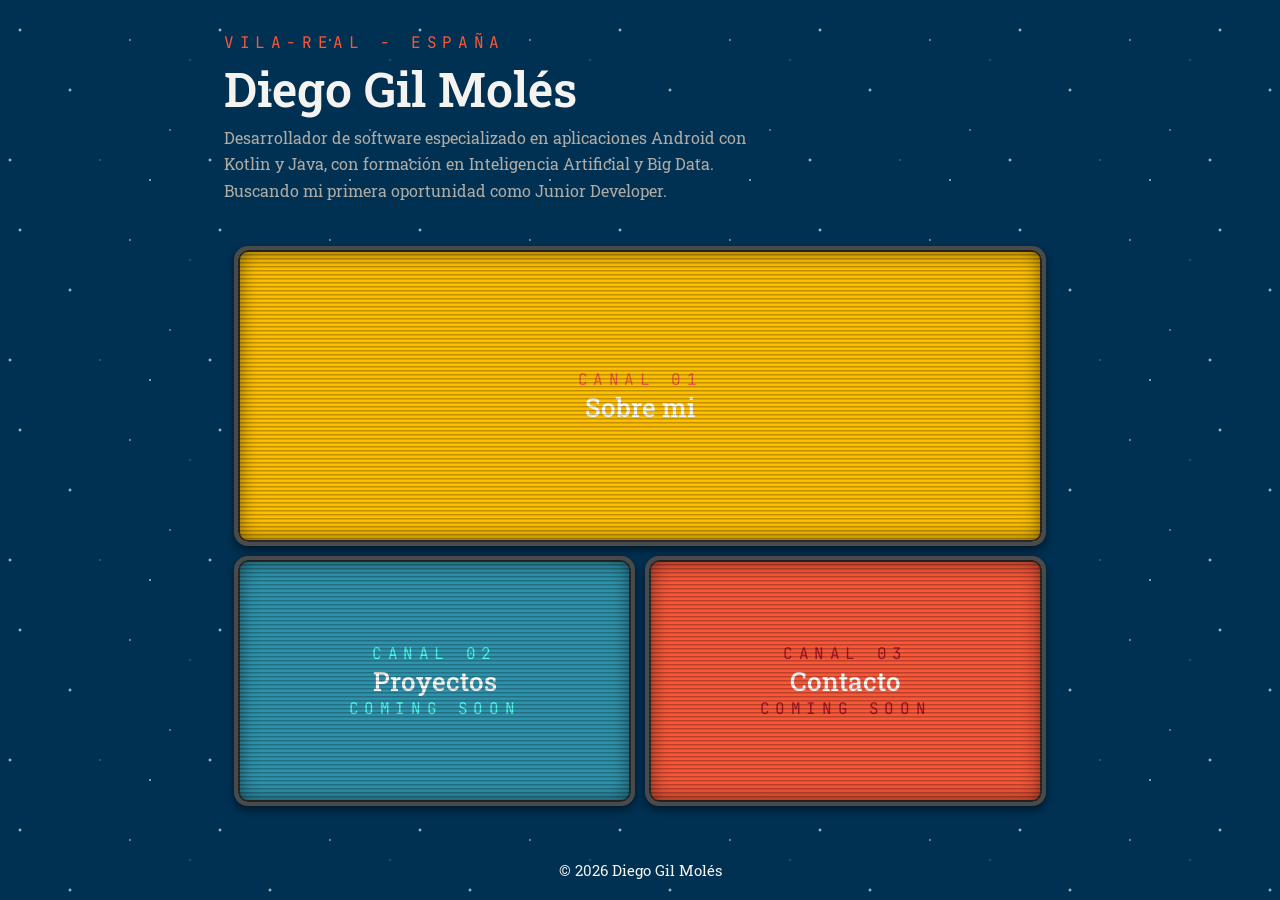
<file: index.html>
<!DOCTYPE html>
<html lang="es">

<head>
    <meta charset="UTF-8">
    <meta name="viewport" content="width=device-width, initial-scale=1.0">
    <title>Diego Gil Molés — Desarrollador Android &amp; Backend</title>
    <meta name="description"
        content="Portfolio de Diego Gil Molés, desarrollador de software de Vila-real especializado en Android con Kotlin, Java, IA y Big Data." />
    <link rel="stylesheet" href="style.css">
    <link rel="preconnect" href="https://fonts.googleapis.com">
    <link rel="preconnect" href="https://fonts.gstatic.com" crossorigin>
    <link
        href="https://fonts.googleapis.com/css2?family=JetBrains+Mono:wght@600&family=Roboto+Slab:wght@700&display=swap"
        rel="stylesheet">
</head>

<body>
    <div class="page">
        <!-- Header -->
        <header class="site-header">
            <div class="header-text">
                <p class="location">Vila-real - España</p>
                <h1>Diego Gil Molés</h1>
                <p class="subtitle">
                    Desarrollador de software especializado en aplicaciones Android con Kotlin y Java, con formación en Inteligencia Artificial y Big Data.
                    Buscando mi primera oportunidad como Junior Developer.
                </p>
            </div>
        </header>

        <!-- Main content -->
        <main class="content">
            <a href="about.html" class="btn btn-primary btn-yellow">
                <p class="location">Canal 01</p>
                <span class="btn-title">Sobre mi</span>
            </a>

            <div class="btn-row">
                <a href="projects.html" class="btn btn-blue">
                    <p class="location">Canal 02</p>
                    <span class="btn-title">Proyectos</span>
                    <p class="location">COMING SOON</p>
                </a>
                <a href="#contact" class="btn btn-red">
                    <p class="location">Canal 03</p>
                    <span class="btn-title">Contacto</span>
                    <p class="location">COMING SOON</p>
                </a>
            </div>

            <!-- Placeholder sections so the links have somewhere to go -->
            <section id="contact" class="page-section"></section>
        </main>

        <!-- Footer -->
        <footer class="footer">
            © <span id="year"></span> Diego Gil Molés
        </footer>

    </div>

    <script src="script.js"></script>
</body>

</html>
</file>
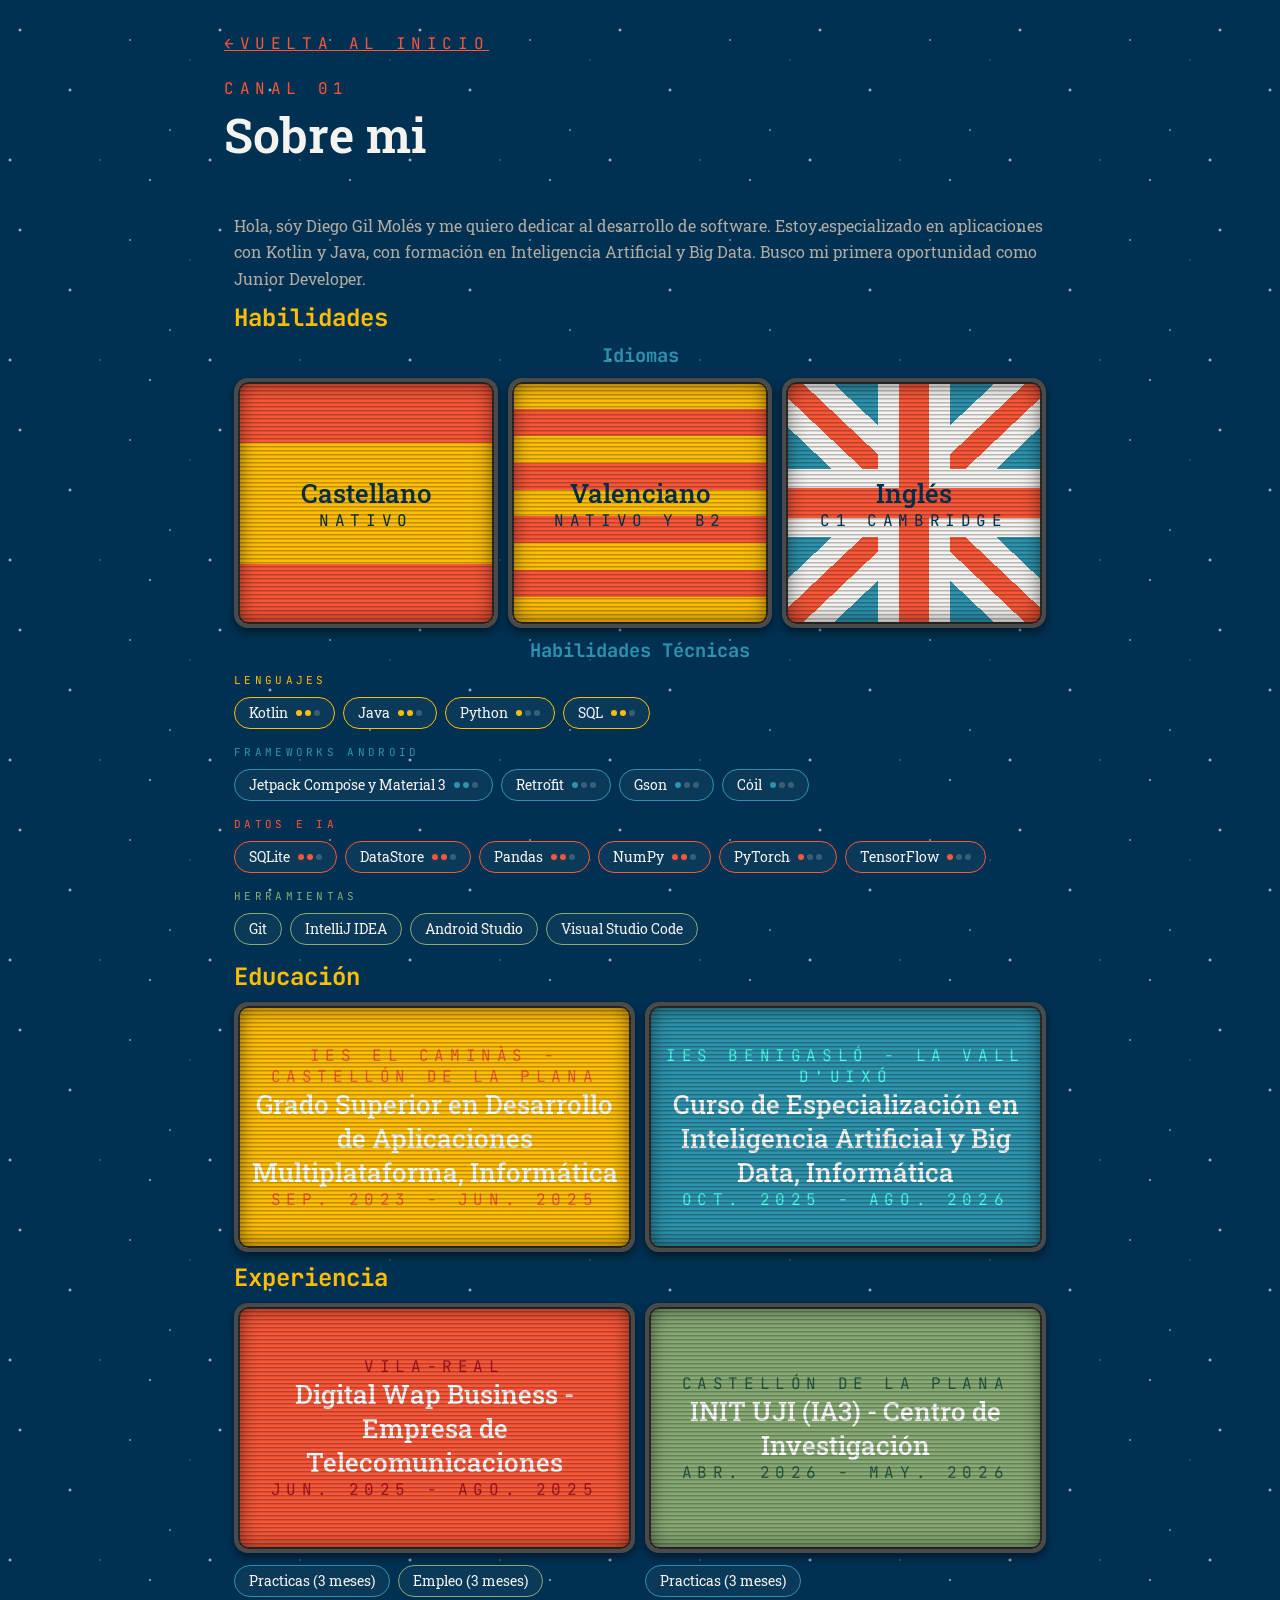
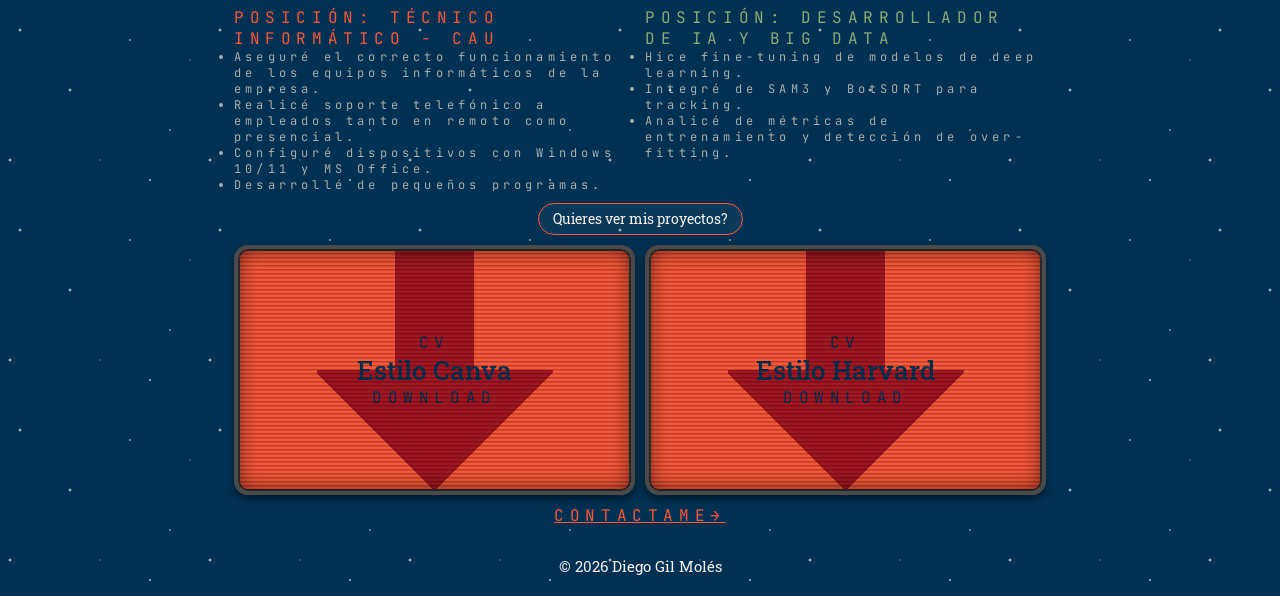
<file: about.html>
<!DOCTYPE html>
<html lang="es">

<head>
    <meta charset="UTF-8">
    <meta name="viewport" content="width=device-width, initial-scale=1.0">
    <title>Diego Gil Molés — Desarrollador Android &amp; Backend</title>
    <meta name="description"
        content="Portfolio de Diego Gil Molés, desarrollador de software de Vila-real especializado en Android con Kotlin, Java, IA y Big Data." />
    <link rel="stylesheet" href="style.css">
    <link rel="preconnect" href="https://fonts.googleapis.com">
    <link rel="preconnect" href="https://fonts.gstatic.com" crossorigin>
    <link
        href="https://fonts.googleapis.com/css2?family=JetBrains+Mono:wght@600&family=Roboto+Slab:wght@700&display=swap"
        rel="stylesheet">
</head>

<body>
    <div class="page">
        <!-- Header -->
        <header class="site-header">
            <div class="header-text">
                <a href="index.html" class="location">&larr;Vuelta al Inicio</a>
                <p class="location" style="margin: 24px 0 0;">Canal 01</p>
                <h1>Sobre mi</h1>
            </div>
        </header>

        <!-- Main content -->
        <main class="content">
            <p class="text-content">
                Hola, sóy Diego Gil Molés y me quiero dedicar al desarrollo de software.
                Estoy especializado en aplicaciones con Kotlin y Java, con formación en Inteligencia Artificial y Big
                Data.
                Busco mi primera oportunidad como Junior Developer.
            </p>

            <h2 style="color: #FFBF00;">Habilidades</h2>
            <h3 style="color: #2D93AD; align-self: center;">Idiomas</h3>
            <div class="btn-row">
                <div class="btn flag-spa">
                    <span class="btn-title">Castellano</span>
                    <p class="location">Nativo</p>
                </div>
                <div class="btn flag-cat">
                    <span class="btn-title">Valenciano</span>
                    <p class="location">Nativo y B2</p>
                </div>
                <div class="btn flag-gb">
                    <span class="btn-title">Inglés</span>
                    <p class="location">C1 Cambridge</p>
                </div>
            </div>
            <h3 style="color: #2D93AD; align-self: center;">Habilidades Técnicas</h3>
            <div class="skills-group skills-group--lang">
                <p class="skills-group-label">Lenguajes</p>
                <div class="chip-row">
                    <span class="chip">
                        <span>Kotlin</span>
                        <span class="chip-level chip-level-2" aria-label="Nivel intermedio"></span>
                    </span>
                    <span class="chip">
                        <span>Java</span>
                        <span class="chip-level chip-level-2" aria-label="Nivel intermedio"></span>
                    </span>
                    <span class="chip">
                        <span>Python</span>
                        <span class="chip-level chip-level-1" aria-label="Nivel basico"></span>
                    </span>
                    <span class="chip">
                        <span>SQL</span>
                        <span class="chip-level chip-level-2" aria-label="Nivel intermedio"></span>
                    </span>
                </div>
            </div>

            <div class="skills-group skills-group--android">
                <p class="skills-group-label">Frameworks Android</p>
                <div class="chip-row">
                    <span class="chip">
                        <span>Jetpack Compose y Material 3</span>
                        <span class="chip-level chip-level-2" aria-label="Nivel intermedio"></span>
                    </span>
                    <span class="chip">
                        <span>Retrofit</span>
                        <span class="chip-level chip-level-1" aria-label="Nivel basico"></span>
                    </span>
                    <span class="chip">
                        <span>Gson</span>
                        <span class="chip-level chip-level-1" aria-label="Nivel basico"></span>
                    </span>
                    <span class="chip">
                        <span>Coil</span>
                        <span class="chip-level chip-level-1" aria-label="Nivel basico"></span>
                    </span>
                </div>
            </div>

            <div class="skills-group skills-group--data">
                <p class="skills-group-label">Datos e IA</p>
                <div class="chip-row">
                    <span class="chip">
                        <span>SQLite</span>
                        <span class="chip-level chip-level-2" aria-label="Nivel intermedio"></span>
                    </span>
                    <span class="chip">
                        <span>DataStore</span>
                        <span class="chip-level chip-level-2" aria-label="Nivel intermedio"></span>
                    </span>
                    <span class="chip">
                        <span>Pandas</span>
                        <span class="chip-level chip-level-2" aria-label="Nivel intermedio"></span>
                    </span>
                    <span class="chip">
                        <span>NumPy</span>
                        <span class="chip-level chip-level-2" aria-label="Nivel intermedio"></span>
                    </span>
                    <span class="chip">
                        <span>PyTorch</span>
                        <span class="chip-level chip-level-1" aria-label="Nivel basico"></span>
                    </span>
                    <span class="chip">
                        <span>TensorFlow</span>
                        <span class="chip-level chip-level-1" aria-label="Nivel basico"></span>
                    </span>
                </div>
            </div>

            <div class="skills-group skills-group--tools">
                <p class="skills-group-label">Herramientas</p>
                <div class="chip-row">
                    <span class="chip"><span>Git</span></span>
                    <span class="chip"><span>IntelliJ IDEA</span></span>
                    <span class="chip"><span>Android Studio</span></span>
                    <span class="chip"><span>Visual Studio Code</span></span>
                </div>
            </div>

            <h2 style="color: #FFBF00;">Educación</h2>
            <div class="btn-row">
                <div class="btn btn-primary btn-yellow">
                    <p class="location">IES El Caminàs - Castellón de la Plana</p>
                    <span class="btn-title">Grado Superior en Desarrollo de Aplicaciones Multiplataforma,
                        Informática</span>
                    <p class="location">sep. 2023 - jun. 2025</p>
                </div>
                <div class="btn btn-primary btn-blue">
                    <p class="location">IES Benigasló - La Vall d'Uixó</p>
                    <span class="btn-title">Curso de Especialización en Inteligencia Artificial y Big Data,
                        Informática</span>
                    <p class="location">oct. 2025 - ago. 2026</p>
                </div>
            </div>

            <h2 style="color: #FFBF00;">Experiencia</h2>
            <div class="btn-row">
                <div>
                    <div class="btn btn-primary btn-red">
                        <p class="location">Vila-real</p>
                        <span class="btn-title">Digital Wap Business - Empresa de Telecomunicaciones</span>
                        <p class="location">jun. 2025 - ago. 2025</p>
                    </div>
                    <div class="chip-row" style="margin: 12px 0 10px;">
                        <span class="chip skills-group--android"><span>Practicas (3 meses)</span></span>
                        <span class="chip skills-group--tools"><span>Empleo (3 meses)</span></span>
                    </div>
                    <p class="location">Posición: Técnico Informático - CAU</p>
                    <ul>
                        <li>Aseguré el correcto funcionamiento de los equipos informáticos de la empresa.</li>
                        <li>Realicé soporte telefónico a empleados tanto en remoto como presencial.</li>
                        <li>Configuré dispositivos con Windows 10/11 y MS Office.</li>
                        <li>Desarrollé de pequeños programas.</li>
                    </ul>
                </div>
                <div>
                    <div class="btn btn-primary btn-green">
                        <p class="location">Castellón de la Plana</p>
                        <span class="btn-title">INIT UJI (IA3) - Centro de Investigación</span>
                        <p class="location">abr. 2026 - may. 2026</p>
                    </div>
                    <div class="chip-row" style="margin: 12px 0 10px;">
                        <span class="chip skills-group--android"><span>Practicas (3 meses)</span></span>
                    </div>
                    <p class="location location-green">Posición: Desarrollador de IA y Big Data</p>
                    <ul>
                        <li>Hice fine-tuning de modelos de deep learning.</li>
                        <li>Integré de SAM3 y BotSORT para tracking.</li>
                        <li>Analicé de métricas de entrenamiento y detección de over-fitting.</li>
                    </ul>
                </div>
            </div>
            
            <a href="projects.html" style="align-self: center;">
                <span class="chip skills-group--data"><span>Quieres ver mis proyectos?</span></span>
            </a>

            <div class="btn-row">
                <a class="btn icon-download" 
                aria-label="Descargar CV estilo Canva en español"
                href="cv/Diego_Gil_Moles_CV_-_Canva_Style_-_Español.pdf" 
                download="Diego Gil Moles CV - Canva Style - Español.pdf"
                >
                    <p class="location">CV</p>
                    <span class="btn-title">Estilo Canva</span>
                    <p class="location">DOWNLOAD</p>
                </a>
                <a class="btn icon-download" 
                aria-label="Descargar CV estilo Harvard en español"
                href="cv/Diego_Gil_Moles_CV_-_Harvard_Style_-_Español.pdf" 
                download="Diego Gil Moles CV - Harvard Style - Español.pdf"
                >
                    <p class="location">CV</p>
                    <span class="btn-title">Estilo Harvard</span>
                    <p class="location">DOWNLOAD</p>
                </a>
            </div>
            <!-- Add a bit of space -->
            <a href="index.html" class="location" style="align-self: center;">Contactame&rarr;</a>

        </main>

        <!-- Footer -->
        <footer class="footer">
            © <span id="year"></span> Diego Gil Molés
        </footer>

    </div>

    <script src="script.js"></script>
</body>

</html>
</file>
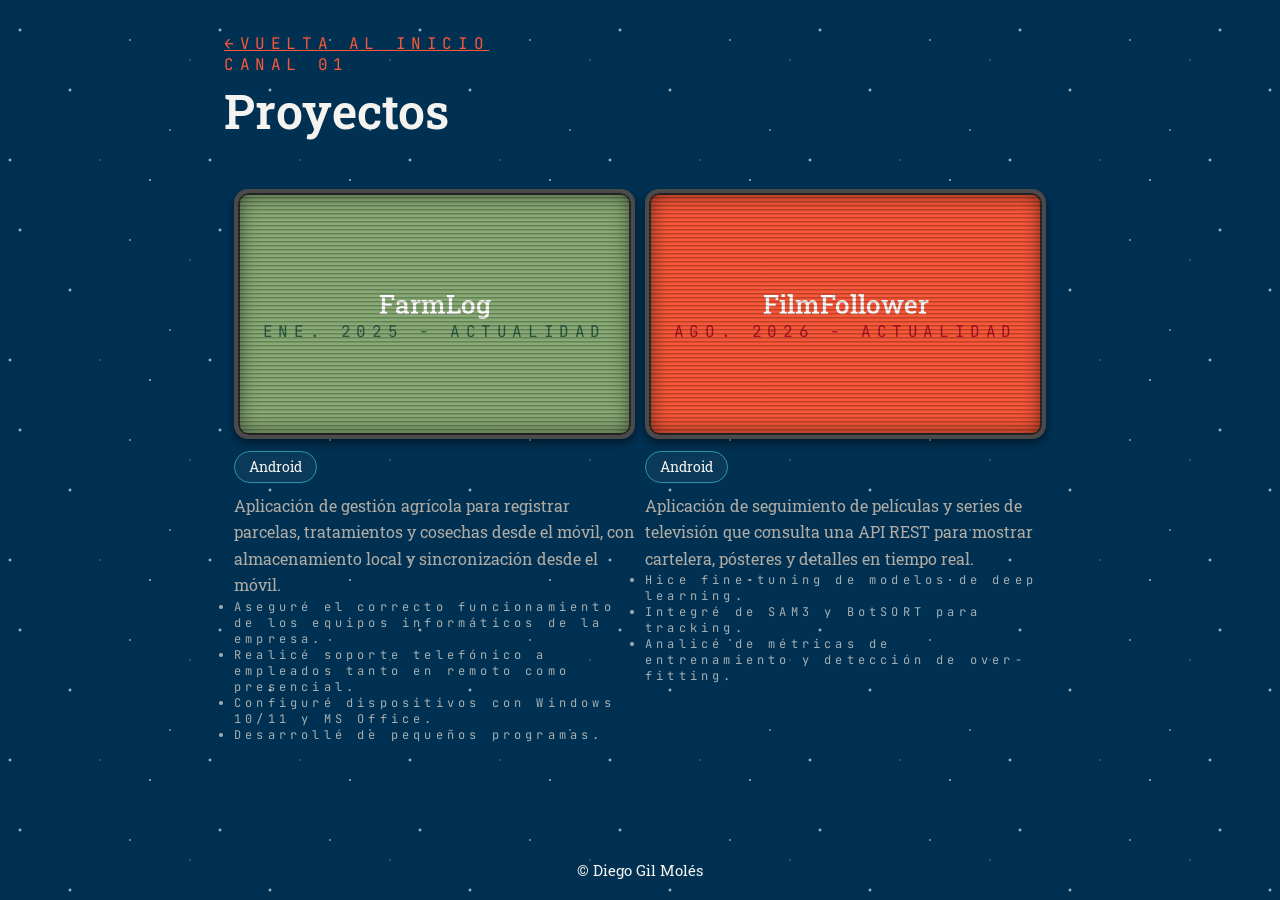
<file: projects.html>
<!DOCTYPE html>
<html lang="es">

<head>
    <meta charset="UTF-8">
    <meta name="viewport" content="width=device-width, initial-scale=1.0">
    <title>Diego Gil Molés — Desarrollador Android &amp; Backend</title>
    <meta name="description"
        content="Portfolio de Diego Gil Molés, desarrollador de software de Vila-real especializado en Android con Kotlin, Java, IA y Big Data." />
    <link rel="stylesheet" href="style.css">
    <link rel="preconnect" href="https://fonts.googleapis.com">
    <link rel="preconnect" href="https://fonts.gstatic.com" crossorigin>
    <link
        href="https://fonts.googleapis.com/css2?family=JetBrains+Mono:wght@600&family=Roboto+Slab:wght@700&display=swap"
        rel="stylesheet">
</head>

<body>
    <div class="page">
        <!-- Header -->
        <header class="site-header">
            <div class="header-text">
                <a href="index.html" class="location">&larr;Vuelta al Inicio</a>
                <p class="location">Canal 01</p>
                <h1>Proyectos</h1>
            </div>
        </header>

        <!-- Main content -->
        <main class="content">
            <div class="btn-row">
                <div>
                    <div class="btn btn-primary btn-green">
                        <span class="btn-title">FarmLog</span>
                        <p class="location">ene. 2025 - actualidad</p>
                    </div>
                    <div class="chip-row" style="margin: 12px 0 10px;">
                        <span class="chip skills-group--android"><span>Android</span></span>
                    </div>
                    <p class="subtitle">
                        Aplicación de gestión agrícola para registrar parcelas, tratamientos y cosechas desde el móvil, con almacenamiento local
                        y sincronización desde el móvil.</p>
                    <ul>
                        <li>Aseguré el correcto funcionamiento de los equipos informáticos de la empresa.</li>
                        <li>Realicé soporte telefónico a empleados tanto en remoto como presencial.</li>
                        <li>Configuré dispositivos con Windows 10/11 y MS Office.</li>
                        <li>Desarrollé de pequeños programas.</li>
                    </ul>
                </div>
                <div>
                    <div class="btn btn-primary btn-red">
                        <span class="btn-title">FilmFollower</span>
                        <p class="location">ago. 2026 - actualidad</p>
                    </div>
                    <div class="chip-row" style="margin: 12px 0 10px;">
                        <span class="chip skills-group--android"><span>Android</span></span>
                    </div>
                    <p class="subtitle">
                        Aplicación de seguimiento de películas y series de televisión que consulta una API REST para mostrar cartelera, pósteres
                        y detalles en tiempo real.</p>
                    <ul>
                        <li>Hice fine-tuning de modelos de deep learning.</li>
                        <li>Integré de SAM3 y BotSORT para tracking.</li>
                        <li>Analicé de métricas de entrenamiento y detección de over-fitting.</li>
                    </ul>
                </div>
            </div>
            <script src="script.js"></script>
        </main>

        <!-- Footer -->
        <footer class="footer">
            © <span id="year"></span> Diego Gil Molés
        </footer>
    </div>
</body>

</html>
</file>
<file: style.css>
:root {
  --color-carbon-black: #1C1B19;
  --color-red-tomato: #F95738;
  --color-red-watermelon: #EF2D56;
  --color-rubi-red: #A31621;
  --color-amber-gold: #FFBF00;
  --color-bright-amber: #FFCF00;
  --color-sage-green: #88AB75;
  --color-jungle-green: #00A86B;
  --color-emerald-depths: #285943;
  --color-pacific-cyan: #2D93AD;
  --color-neon-ice: #4EFFEF;
  --color-space-indigo: #003153;
  --color-imperial-blue: #002366;
  --color-white: #FFFFFF;
  --color-silver: #B1ACA3;

  --radius: 14px;
  --font-display: "Roboto Slab", system-ui, sans-serif;
  --font-mono: "JetBrains Mono", ui-monospace, monospace;
  /*
  --font-display: "Archivo", system-ui, sans-serif;
  --font-mono: "Space Mono", ui-monospace, monospace;
  */
}

* {
  box-sizing: border-box;
  margin: 0;
  padding: 0;
}

html,
body {
  height: 100%;
}

body {
  background-color: var(--color-space-indigo);
  background-image:
    radial-gradient(2px 2px at 20px 30px, #F5F3EF, transparent),
    radial-gradient(2px 2px at 70px 90px, #F5F3EF, transparent),
    radial-gradient(1.5px 1.5px at 130px 40px, rgba(245,243,239,0.8), transparent),
    radial-gradient(1.5px 1.5px at 170px 130px, rgba(245,243,239,0.7), transparent),
    radial-gradient(2px 2px at 10px 160px, #F5F3EF, transparent),
    radial-gradient(1px 1px at 100px 160px, rgba(245,243,239,0.6), transparent),
    radial-gradient(1.5px 1.5px at 150px 180px, #F5F3EF, transparent),
    radial-gradient(1px 1px at 190px 60px, rgba(245,243,239,0.5), transparent);
  background-repeat: repeat;
  background-size: 200px 200px;
  animation: star-drift 200s linear infinite;
  font-family: var(--font-display);
  color: var(--color-text-dark);
  -webkit-font-smoothing: antialiased;
}

.page {
  width: 65%;
  max-width: 1400px;
  margin: 0 auto;
  min-height: 100vh;
  display: flex;
  flex-direction: column;
}

/* Top bar */
.top-bar {
  height: 20px;
}

/* Header */
.site-header {
  display: flex;
  align-items: left;
  gap: 28px;
  background-color: transparent;
  padding: 32px 0;
}

.header-text {
  flex: 1;
}

.header-text h1 {
  font-family: var(--font-display);
  font-weight: 700;
  font-size: clamp(2.25rem, 5vw, 3rem);
  color: #f5f3ef;
  line-height: 1;
  font-weight: 600;
  margin: 12px 0px 12px;
}

.subtitle {
    font-size: 1rem;
    line-height: 1.65;
    color: var(--color-silver);
    max-width: 60ch;
}

.location {
  font-family: var(--font-mono);
  font-size: 16px;
  letter-spacing: 0.35em;
  text-transform: uppercase;
  color: var(--btn-location, var(--color-red-tomato));
  margin: 0px;
  overflow-wrap: break-word;
  word-break: break-word;
}

.location-yellow {
  --btn-location: var(--color-amber-gold);
}

.location-blue {
  --btn-location: var(--color-pacific-cyan);
}

.location-red {
  --btn-location: var(--color-red-tomato);
}

.location-green {
  --btn-location: var(--color-sage-green);
}

.location-grey {
  --btn-location: var(--color-silver);
}

/* Content */
.content {
  background-color: transparent;
  padding: 10px;
  display: flex;
  flex-direction: column;
  gap: 10px;
  flex: 1;
}

.content h2,
.content h3 {
  font-family: var(--font-mono);
}

.content ul,
.content li {
  font-family: var(--font-mono);
  font-size: 12px;
  letter-spacing: 0.35em;
  color: rgba(236, 229, 216, 0.7);
  margin: 0px;
}

.text-content {
    font-size: 1rem;
    line-height: 1.65;
    color: var(--color-silver);
}

.skills-group {
  display: flex;
  flex-direction: column;
  gap: 10px;
  margin-bottom: 6px;
}

.skills-group-label {
  font-family: var(--font-mono);
  font-size: 11px;
  letter-spacing: 0.3em;
  text-transform: uppercase;
  color: var(--accent);
}

.chip-row {
  display: flex;
  flex-wrap: wrap;
  gap: 8px;
}

.chip {
  display: inline-flex;
  align-items: center;
  gap: 8px;
  padding: 6px 14px;
  border-radius: 999px;
  border: 1px solid var(--accent);
  background: rgba(245, 243, 239, 0.04);
  font-size: 0.85rem;
  color: #f5f3ef;
}

.chip-level {
  display: inline-block;
  width: 6px;
  height: 6px;
  border-radius: 50%;
  margin-right: 18px; /* reserva espacio para los dos puntos "fantasma" del box-shadow */
  background: rgba(245, 243, 239, 0.2);
}

.chip-level-1 {
  background: var(--accent);
  box-shadow: 9px 0 0 rgba(245, 243, 239, 0.2), 18px 0 0 rgba(245, 243, 239, 0.2);
}
.chip-level-2 {
  background: var(--accent);
  box-shadow: 9px 0 0 var(--accent), 18px 0 0 rgba(245, 243, 239, 0.2);
}
.chip-level-3 {
  background: var(--accent);
  box-shadow: 9px 0 0 var(--accent), 18px 0 0 var(--accent);
}

.chip-level span {
  width: 6px;
  height: 6px;
  border-radius: 50%;
  background: rgba(245, 243, 239, 0.2);
}

.chip-level-1 span:nth-child(1),
.chip-level-2 span:nth-child(-n+2),
.chip-level-3 span:nth-child(-n+3) {
  background: var(--accent);
}

/* Category accents */
.skills-group--lang     { --accent: var(--color-amber-gold); }
.skills-group--android  { --accent: var(--color-pacific-cyan); }
.skills-group--data     { --accent: var(--color-red-tomato); }
.skills-group--tools    { --accent: var(--color-sage-green); }

.btn {
  display: flex;
  flex-direction: column;
  align-items: center;
  justify-content: center;
  background-color: var(--btn-bg, var(--color-amber-gold));
  border-radius: var(--radius);
  min-height: 300px;
  text-decoration: none;
  color: var(--btn-text, white);
  text-align: center;
  padding: 10px;
  transition: background-color 0.15s ease, transform 0.15s ease;

  /* CRT TV frame */
  position: relative;
  overflow: hidden;
  border: 4px solid #4a4a4a;
  box-shadow:
    inset 0 0 0 2px #2a2a2a,
    inset 0 0 20px rgba(0, 0, 0, 0.6),
    0 4px 10px rgba(0, 0, 0, 0.5);
}

/* Scanlines overlay on the "screen" area */
.btn::before{
  content: "";
  position: absolute;
  inset: 0;
  background: repeating-linear-gradient(
    to bottom,
    rgba(0, 0, 0, 0.25) 0px,
    rgba(0, 0, 0, 0.25) 1px,
    transparent 2px,
    transparent 4px
  );
  pointer-events: none;
  z-index: 2;
}

/* Subtle screen vignette/glow to sell the glass curvature */
.btn::after{
  content: "";
  position: absolute;
  inset: 0;
  /*background: radial-gradient(
    ellipse at center,
    transparent 55%,
    rgba(0, 0, 0, 0.45) 100%
  );*/
  pointer-events: none;
  z-index: 3;
}

.btn:hover {
  background-color: var(--btn-bg-hover, var(--color-bright-amber));
}

.btn-yellow {
  --btn-bg: var(--color-amber-gold);
  --btn-bg-hover: var(--color-bright-amber);
  --btn-text: var(--color-white);
  --btn-location: var(--color-red-tomato);
}

.btn-blue {
  --btn-bg: var(--color-pacific-cyan);
  --btn-bg-hover: var(--color-imperial-blue);
  --btn-text: var(--color-white);
  --btn-location: var(--color-neon-ice);
}

.btn-green {
  --btn-bg: var(--color-sage-green);
  --btn-bg-hover: var(--color-jungle-green);
  --btn-text: var(--color-white);
  --btn-location: var(--color-emerald-depths);
}

.btn-red {
  --btn-bg: var(--color-red-tomato);
  --btn-bg-hover: var(--color-red-watermelon);
  --btn-text: var(--color-white);
  --btn-location: var(--color-rubi-red);
}

.btn-row {
  display: flex;
  gap: 10px;
}

.btn-row > div {
  flex: 1;
  min-width: 0;
}

.btn-row .btn {
  flex: 1;
  min-height: 250px;
}

.btn-title {
  font-size: clamp(1.05rem, 4.8vw, 1.6rem);
  font-weight: 500;
  overflow-wrap: break-word;
  word-break: break-word;
  hyphens: auto;
}

.btn + .location {
  margin-top: 12px;
}

/* Footer */
.footer {
  background-color: transparent;
  text-align: center;
  padding: 20px;
  font-size: 0.95rem;
  color: #f5f3ef;
}

/* Placeholder anchor sections */
.page-section {
  height: 0;
}

/* Flag backgrounds — built from the existing palette, no new colors */

.flag-spa {
  background: linear-gradient(
    to bottom,
    var(--color-red-tomato) 0%, var(--color-red-tomato) 25%,
    var(--color-amber-gold) 25%, var(--color-amber-gold) 75%,
    var(--color-red-tomato) 75%, var(--color-red-tomato) 100%
  );
}

.flag-cat {
  /* Senyera: 9 alternating stripes, yellow on the outside */
  background: linear-gradient(
    to bottom,
    var(--color-amber-gold) 0%, var(--color-amber-gold) 11.11%,
    var(--color-red-tomato) 11.11%, var(--color-red-tomato) 22.22%,
    var(--color-amber-gold) 22.22%, var(--color-amber-gold) 33.33%,
    var(--color-red-tomato) 33.33%, var(--color-red-tomato) 44.44%,
    var(--color-amber-gold) 44.44%, var(--color-amber-gold) 55.55%,
    var(--color-red-tomato) 55.55%, var(--color-red-tomato) 66.66%,
    var(--color-amber-gold) 66.66%, var(--color-amber-gold) 77.77%,
    var(--color-red-tomato) 77.77%, var(--color-red-tomato) 88.88%,
    var(--color-amber-gold) 88.88%, var(--color-amber-gold) 100%
  );
}

.flag-gb {
  /* Union Jack, abstracted with the site palette instead of navy */
  background-color: var(--color-pacific-cyan);
  background-image:
    /* Red straight cross — topmost */
    linear-gradient(to right, transparent 44%, var(--color-red-tomato) 44%, var(--color-red-tomato) 56%, transparent 56%),
    linear-gradient(to bottom, transparent 44%, var(--color-red-tomato) 44%, var(--color-red-tomato) 56%, transparent 56%),
    /* White fimbriation for the straight cross — wide, masks the diagonals near center */
    linear-gradient(to right, transparent 36%, #f5f3ef 36%, #f5f3ef 64%, transparent 64%),
    linear-gradient(to bottom, transparent 36%, #f5f3ef 36%, #f5f3ef 64%, transparent 64%),
    /* Diagonal red stripes — thin, full box, sit behind the straight cross */
    linear-gradient(to bottom right, transparent 47%, var(--color-red-tomato) 47%, var(--color-red-tomato) 53%, transparent 53%),
    linear-gradient(to bottom left, transparent 47%, var(--color-red-tomato) 47%, var(--color-red-tomato) 53%, transparent 53%),
    /* Diagonal white fimbriation — behind the diagonal red, above the field */
    linear-gradient(to bottom right, transparent 41%, #f5f3ef 41%, #f5f3ef 59%, transparent 59%),
    linear-gradient(to bottom left, transparent 41%, #f5f3ef 41%, #f5f3ef 59%, transparent 59%);
}

.flag-spa .btn-title,
.flag-cat .btn-title,
.flag-gb .btn-title,
.flag-spa .location,
.flag-cat .location,
.flag-gb .location {
  color: var(--color-space-indigo);
}

.flag-spa:hover,
.flag-cat:hover {
  background-color: transparent;
}
.flag-gb:hover {
  background-color: var(--color-pacific-cyan);
}

.icon-download {
  background-color: var(--color-red-tomato);
  background-image:
    /* Stem */
    linear-gradient(to right, transparent 40%, var(--color-rubi-red) 40%, var(--color-rubi-red) 60%, transparent 60%),
    /* Arrowhead */
    conic-gradient(from 315deg at 50% 100%, var(--color-rubi-red) 0 90deg, transparent 90deg);
  background-repeat: no-repeat;
  background-size:
    100% 50%,
    60% 50%;
  background-position:
    top,
    center bottom;
}

.icon-download .btn-title,
.icon-download .location {
  color: var(--color-space-indigo);
}

.icon-download:hover {
  background-color: var(--color-red-tomato);
}

@keyframes star-drift {
  from { background-position: 0 0; }
  to   { background-position: -1000px 1000px; }
}

/* Responsive */
@media (max-width: 600px) {
  .page {
    width: 92%;
  }

  .site-header {
    flex-direction: column;
    align-items: flex-start;
  }

  .btn {
    border-width: 8px;
  }

  .btn-row {
    flex-direction: column;
  }

  .btn-row .btn {
    min-height: 160px;
  }
}
</file>
